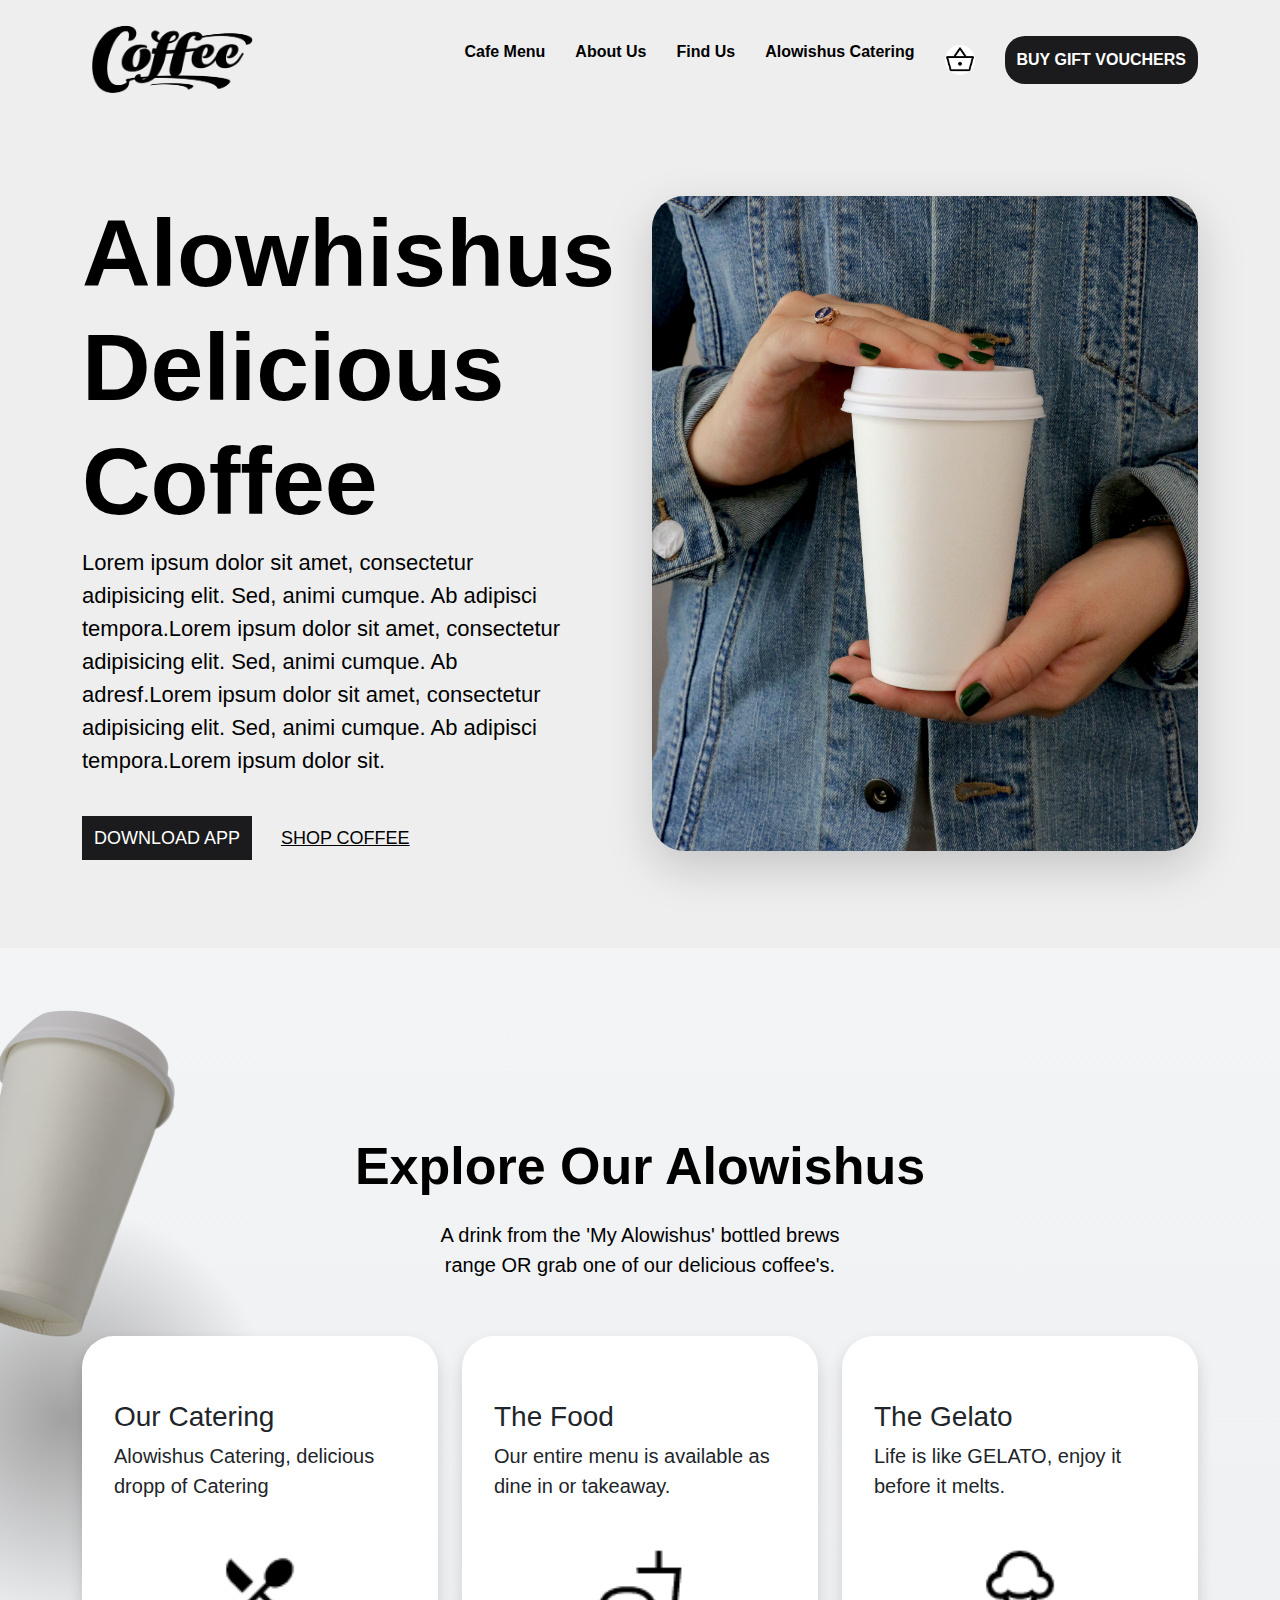
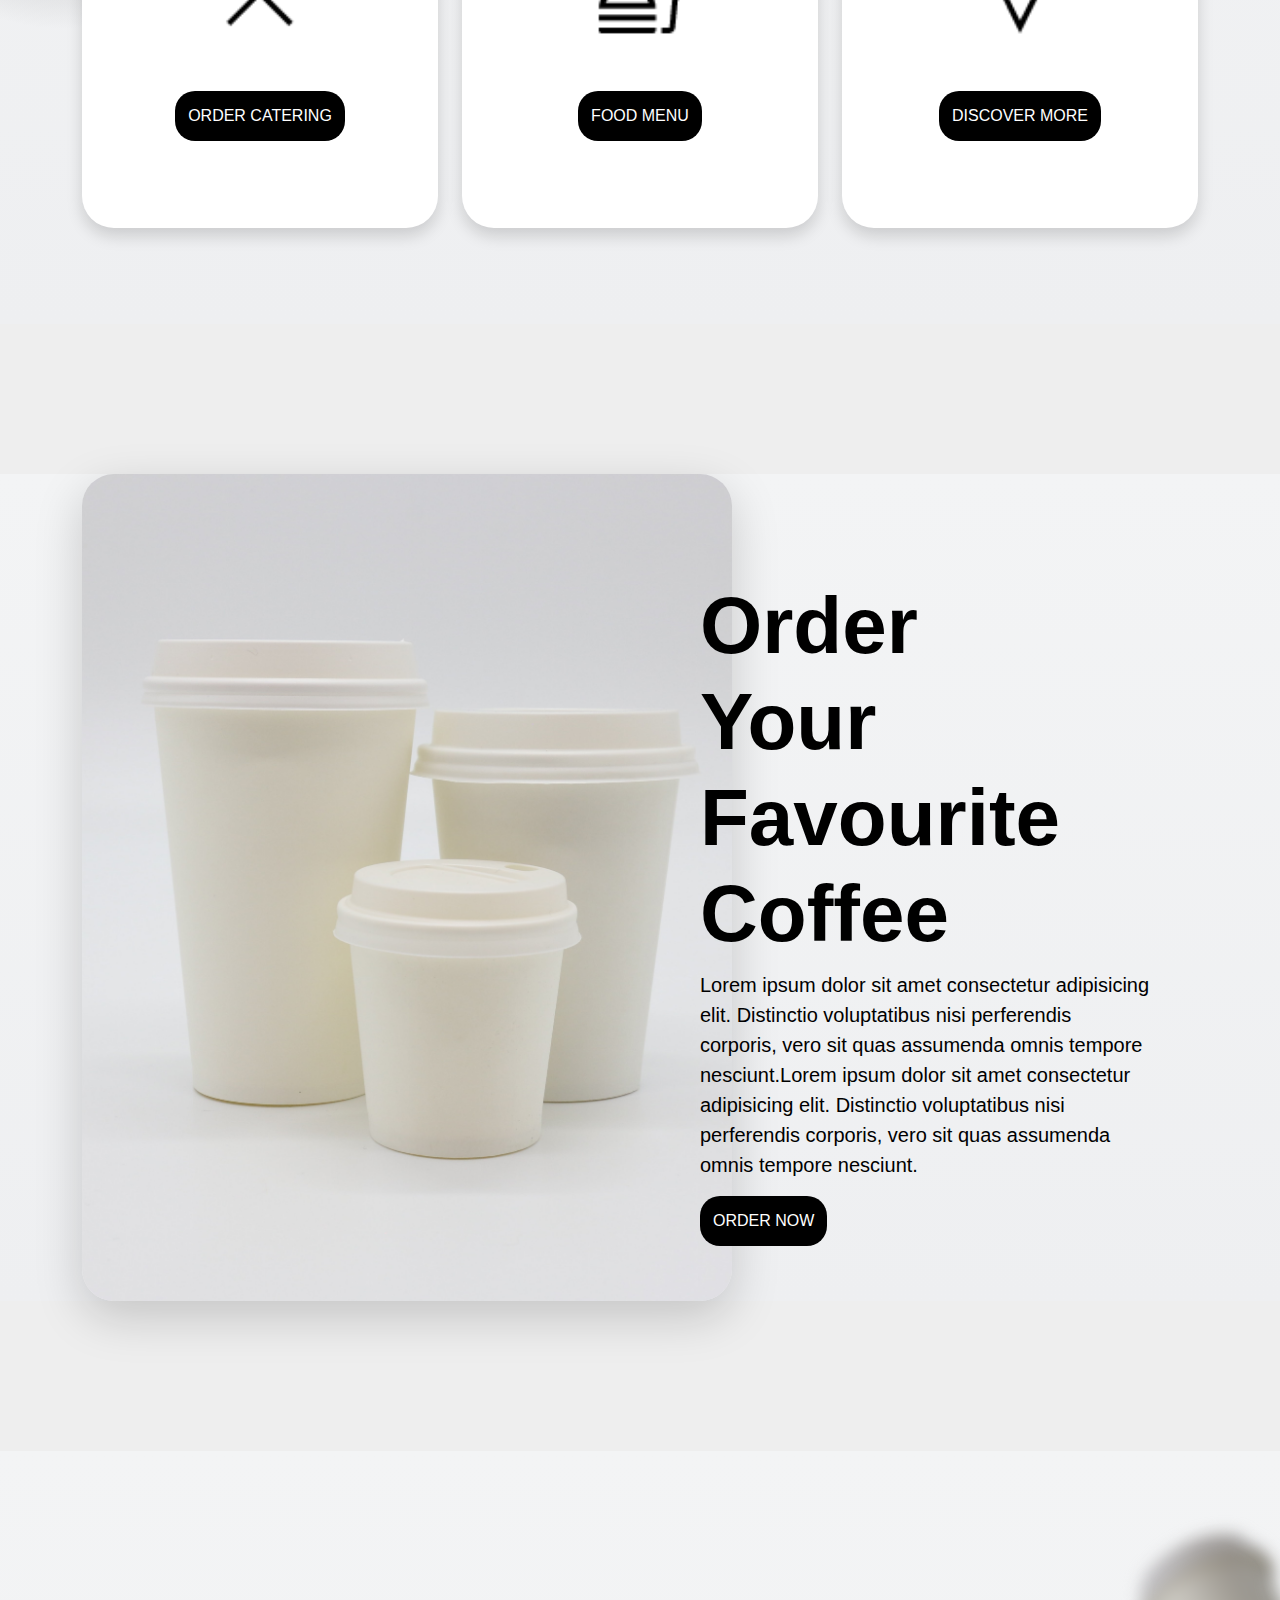
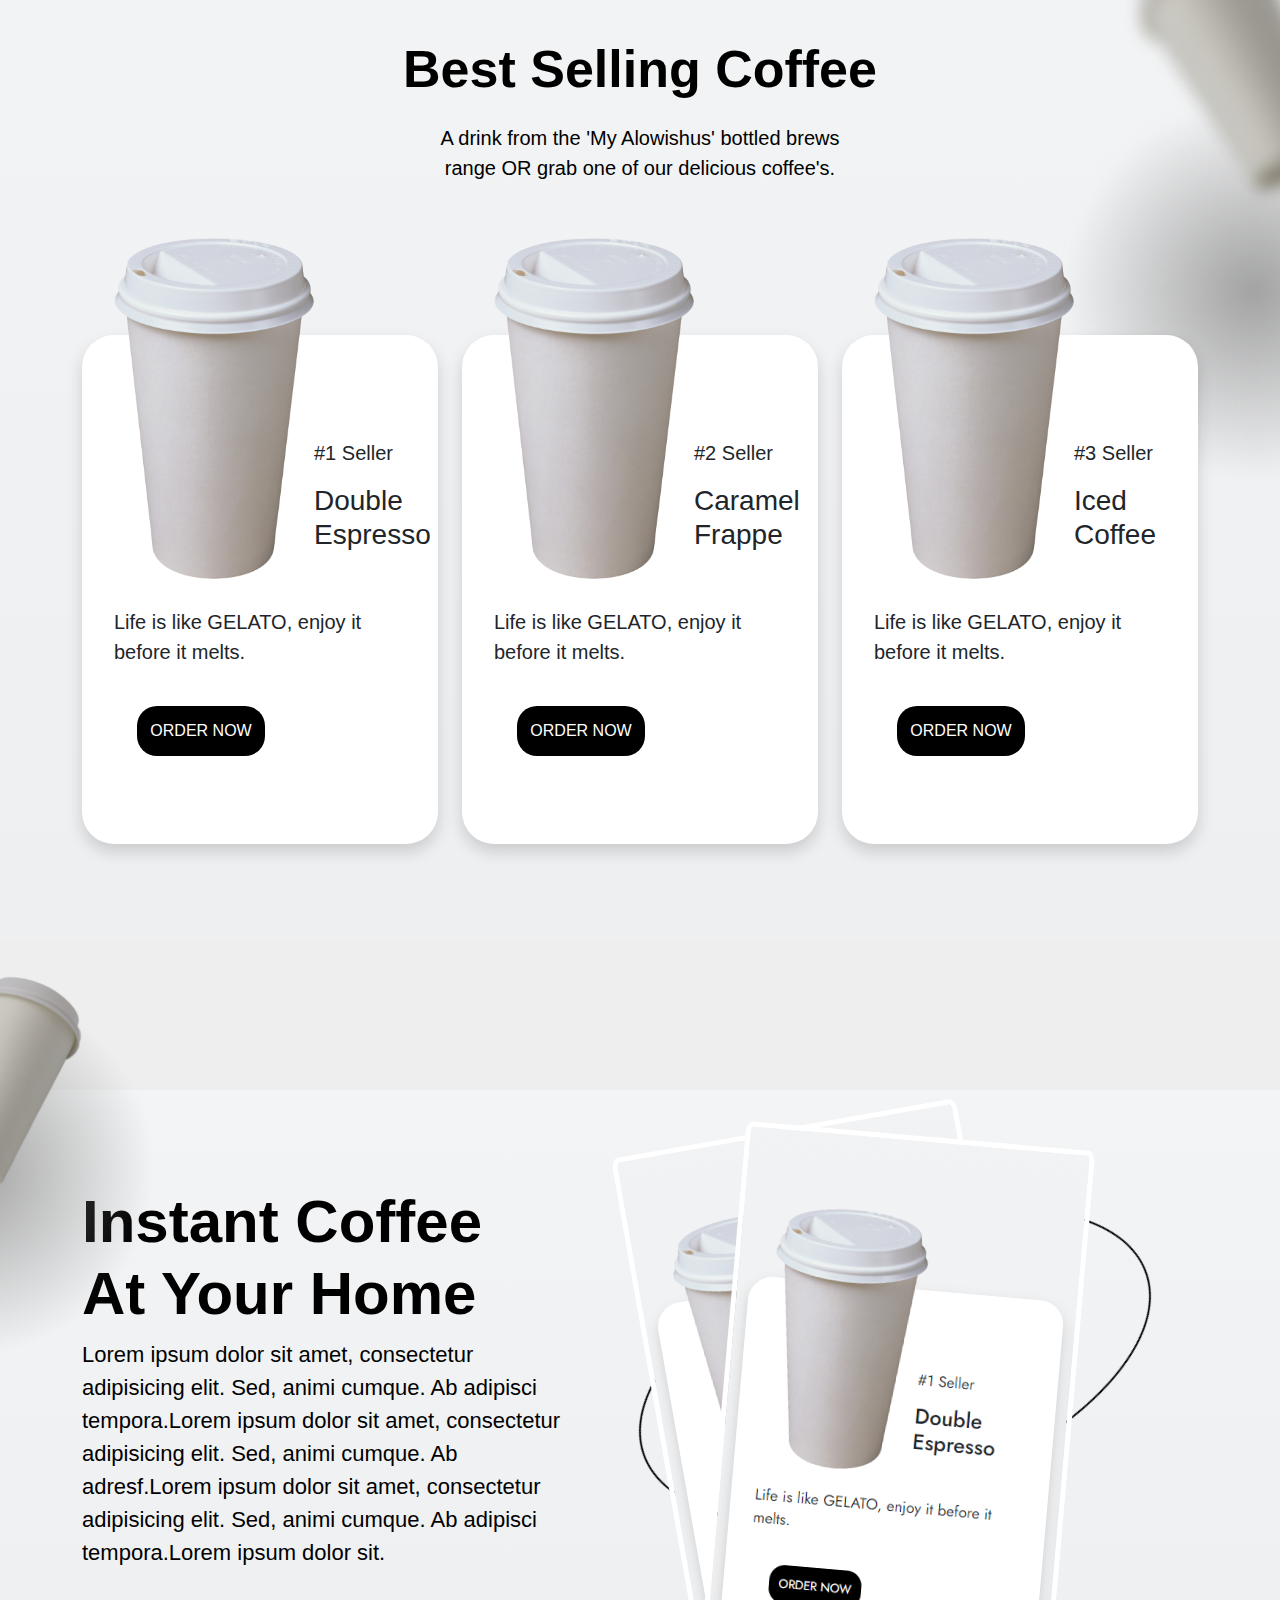
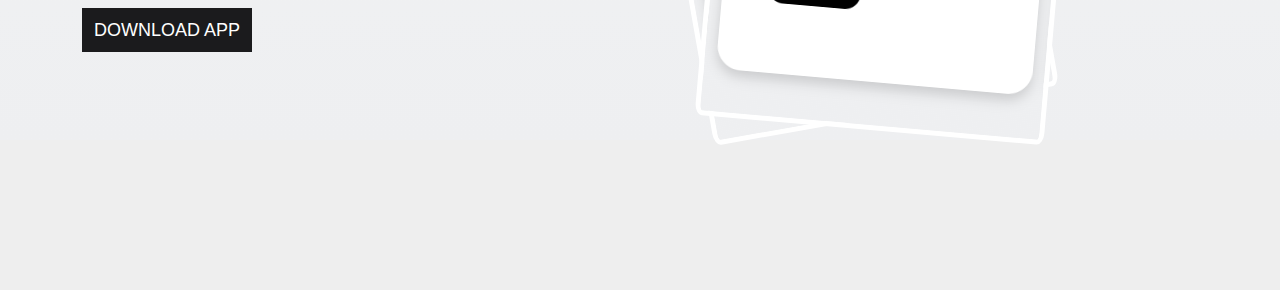
<file: kahve/index.html>
<!DOCTYPE html>
<html lang="en">
  <head>
    <meta charset="UTF-8" />
    <meta http-equiv="X-UA-Compatible" content="IE=edge" />
    <meta name="viewport" content="width=device-width, initial-scale=1.0" />
    <title>Coffee</title>
    <link
      rel="stylesheet"
      href="https://cdn.jsdelivr.net/npm/bootstrap@5.2.0/dist/css/bootstrap.min.css"
    />
    <link rel="stylesheet" href="style.css" />
  </head>
  <body >
    <!-- Header Start -->
    <header class="bg-primary-theme" >
      <div class="container">
      <nav>
        <div class="logo">
          <!-- <a href="#">LOGO</a> -->
          <img src="web_foto/logo.png" alt="" />
        </div>
        <div class="menu">
          <ul>
            <li><a href="#">Cafe Menu</a></li>
            <li><a href="#">About Us</a></li>
            <li><a href="#">Find Us</a></li>
            <li><a href="#">Alowishus Catering</a></li>
          </ul>

          <!-- <img src="web_foto/shopping_basket.png" alt="" resmi link yapmadan önce/> -->
          <a href="#" target="_blank">
            <img src="web_foto/shopping_basket.png" alt="Sepet" />
          </a>
          <a href="#" class="buy-gift-button">BUY GIFT VOUCHERS</a>
        </div>
      </nav>
    </div>
    </header>
    <!-- Header End -->
    <section class="bir bg-primary-theme py-5">
  
      <div class="container my-5">
     
      <div class="row">
        <div class="col-12 col-sm-6">
          <h1 class="h1-sec1">
            Alowhishus <br />
            Delicious <br />
            Coffee
          </h1>
          
          <p class="mb-5" style="color: black; margin-right: 10%; font-size: 22px">
            Lorem ipsum dolor sit amet, consectetur adipisicing elit. Sed, animi
            cumque. Ab adipisci tempora.Lorem ipsum dolor sit amet, consectetur
            adipisicing elit. Sed, animi cumque. Ab adresf.Lorem ipsum dolor sit
            amet, consectetur adipisicing elit. Sed, animi cumque. Ab adipisci
            tempora.Lorem ipsum dolor sit.
            
          </p>
          <a href="#" class="download-btn">DOWNLOAD APP</a>
          <a href="#" class="shop-btn">SHOP COFFEE</a>
        </div>
        <div class="col-12 col-sm-6">
          <div class="row">
            <div class="index-jpg col-12">
              <img  src="web_foto/kafi1.jpg" class="w-100 border-radius-2 shadow-lg" alt="" />
            </div>
          </div>
        </div>
      </div>
    </div>
    </section>
    <section class="iki bg-primary-theme-gradient py-5 position-relative">
      <img src="web_foto/oki.png" alt="" class="cup-background">
      <div class="cup-shadow"></div>
      <div class="container my-5">
        <div class="row text-center" >
          <div class="col-12" style="margin-top: 8%">
            <h2 style="font-size: 52px; font-weight: bold">
              Explore Our Alowishus
            </h2>
            <p
              style="
                font-size: 20px;
                width: 40%;
                word-wrap: break-word;
                margin-top: 2%;
                margin-left: 30%;
                margin-bottom: 5%;
              "
            >
              A drink from the 'My Alowishus' bottled brews range OR grab one of
              our delicious coffee's.
            </p>
          </div>
        </div>
        
        <div class="row">
          
            <div class="col-4">
              <div class="card border-radius-2 px-3 py-5 shadow">
                <div class="card-body ">
                  <h5 class="card-title">Our Catering</h5>
                  <p class="card-text">
                    Alowishus Catering, delicious dropp of Catering
                  </p>
                  <div class="d-flex justify-content-center">
                    <!-- bişeyleri ortalamak için -->
                    <img
                      src="web_foto/catering.png" alt="" class="card_pic_style"
                    />
                    <br />
                  </div>
                  <div class="d-flex justify-content-center">
                    <a href="#" class="btn btn-dark-theme">ORDER CATERING</a>
                  </div>
                </div>
              </div>
            </div>
            <div class="col-4">
              <div class="card border-radius-2 px-3 py-5 shadow">
                <div class="card-body">
                  <h5 class="card-title">The Food</h5>
                  <p class="card-text">
                    Our entire menu is available as dine in or takeaway.
                  </p>
                  <div class="d-flex justify-content-center">
                    <img
                      src="web_foto/food.png" alt="" class="card_pic_style"
                    />
                    <br />
                  </div>
                  <div class="d-flex justify-content-center">
                    <a href="#" class="btn btn-dark-theme">FOOD MENU</a>
                  </div>
                </div>
              </div>
            </div>
            <div class="col-4">
              <div class="card border-radius-2 px-3 py-5 shadow">
                <div class="card-body">
                  <h5 class="card-title">The Gelato</h5>
                  <p class="card-text">
                    Life is like GELATO, enjoy it before it melts.
                  </p>
                  <div class="d-flex justify-content-center">
                    <img
                      src="web_foto/gelato.png" alt="" class="card_pic_style"
                    />
                    <br />
                  </div>
                  <div class="d-flex justify-content-center">
                    <a href="#" class="btn btn-dark-theme">DISCOVER MORE</a>
                  </div>
                </div>
              </div>
            </div>
          </div>
      </div>
    </div>
    </section>
  
    <section class="uc bg-primary-theme-gradient ">
      <div class="container ">
        <div class="row" >
          <div class="col-6">
            <img src="web_foto/kafi12.jpg"  alt="" class="border-radius-2 shadow-lg" style="width: 650px;"> 
          </div>

          <div class="col-6">
              <div class="px-5 padding-top19" >
            <h1 class="h1_duzeltme">Order Your Favourite Coffee</h1>
            
            <p class="card-text">Lorem ipsum dolor sit amet consectetur adipisicing elit. Distinctio voluptatibus nisi perferendis corporis, vero sit quas assumenda omnis tempore nesciunt.Lorem ipsum dolor sit amet consectetur adipisicing elit. Distinctio voluptatibus nisi perferendis corporis, vero sit quas assumenda omnis tempore nesciunt.</p>
            <a href="#" class="btn btn-dark-theme margin-non">ORDER NOW</a>
          
          </div>

        </div>
        </div>
        </div>
      </div>
    </section>
  </body>
</html>


</section>
<section class="dort bg-primary-theme-gradient py-5 position-relative">
    <img src="web_foto/oki.png" alt="" class="cup-background-sec4">
    <div class="cup-shadow-sec4"></div>
  <div class="container my-5">
    <div class="row text-center" >
      <div class="col-12" style="margin-top: 8%">
        <h2 style="font-size: 52px; font-weight: bold">
          Best Selling Coffee
        </h2>
        <p
          style="
            font-size: 20px;
            width: 40%;
            word-wrap: break-word;
            margin-top: 2%;
            margin-left: 30%;
            margin-bottom: 5%;
          "
        >
          A drink from the 'My Alowishus' bottled brews range OR grab one of
          our delicious coffee's.
        </p>
      </div>
    </div>
    
    <div class="row mt-5 pt-5">
      
      <div class="col-4">
        <div class="card border-radius-2 px-3 py-5 shadow ">
          <div class="card-body">
            <div class="card-title d-flex align-items-center overflow-card-design">
              <img src="web_foto/cup.png" alt="" class="card_pic_style">
              <div class="ustuste">
              <p class="card-text">#1 Seller</p>
              <h3>Double Espresso</h3>
            </div>
            </div>
            <p class="card-text">
              Life is like GELATO, enjoy it before it melts.
            </p>
            <a href="#" class="btn btn-dark-theme">ORDER NOW</a>
          </div>
        </div>
      </div>
        <div class="col-4">
          <div class="card border-radius-2 px-3 py-5 shadow ">
            <div class="card-body">
              <div class="card-title d-flex align-items-center overflow-card-design">
                <img src="web_foto/cup.png" alt="" class="card_pic_style">
                <div class="ustuste">
                <p class="card-text">#2 Seller</p>
                <h3>Caramel Frappe</h3>
              </div>
              </div>
              <p class="card-text">
                Life is like GELATO, enjoy it before it melts.
              </p>
              <a href="#" class="btn btn-dark-theme">ORDER NOW</a>
            </div>
          </div>
        </div>
        <div class="col-4">
          <div class="card border-radius-2 px-3 py-5 shadow ">
            <div class="card-body">
              <div class="card-title d-flex align-items-center overflow-card-design">
                <img src="web_foto/cup.png" alt="" class="card_pic_style">
                <div class="ustuste">
                <p class="card-text">#3 Seller</p>
                <h3>Iced <br> Coffee</h3>
              </div>
              </div>
              <p class="card-text">
                Life is like GELATO, enjoy it before it melts.
              </p>
              <a href="#" class="btn btn-dark-theme">ORDER NOW</a>
            </div>
          </div>
        </div>
      </div>
  </div>
</div>
</section>


<section class="bes py-5 uc position-relative bg-primary-theme-gradient">
  <img src="web_foto/oki.png" alt="" class="cup-background-sec5">
  <div class="cup-shadow-sec5"></div>
  <div class="container my-5">
     
    <div class="row">
      <div class="col-12 col-sm-6">
        <h1 class="h1-sec5">
          Instant Coffee <br />
          At Your Home <br />
          
        </h1>
        
        <p class="mb-5" style="color: black; margin-right: 10%; font-size: 22px">
          Lorem ipsum dolor sit amet, consectetur adipisicing elit. Sed, animi
          cumque. Ab adipisci tempora.Lorem ipsum dolor sit amet, consectetur
          adipisicing elit. Sed, animi cumque. Ab adresf.Lorem ipsum dolor sit
          amet, consectetur adipisicing elit. Sed, animi cumque. Ab adipisci
          tempora.Lorem ipsum dolor sit.
          
        </p>
        <a href="#" class="download-btn">DOWNLOAD APP</a>
      </div>
      <div class="col-12 col-sm-6 position-relative">
        <div class="row">
          <div class="index-jpg col-12">
            <div class="pics ">
            <img src="web_foto/halka.png" alt="" class="halka"/>
            <img src="web_foto/ss.PNG" alt="" class="ss">
            <img src="web_foto/ss2.PNG" alt="" class="ss2">
          </div>
        </div>
        </div>
      </div>
    </div>
  </div>
</section>
</file>
<file: kahve/style.css>
@import url("https://fonts.googleapis.com/css2?family=Jost:ital,wght@0,100;0,200;0,300;0,400;0,500;0,600;0,700;0,800;0,900;1,100;1,200;1,300;1,400;1,500;1,600;1,700;1,800;1,900&display=swap");
body {
  font-family: "Jost", sans-serif;
}
/* header start */
header {
  height: 100px;
  font-weight: bold;
}

header nav {
  display: flex;
  justify-content: space-between;
  align-items: center;
  height: 100%;
}

header nav .logo a {
  color: black;
  text-decoration: none;
  font-weight: 500;
  font-size: 20px;
}

nav ul {
  list-style: none; /* listedeki her madde için kullanılan belirteçleri kaldırır.*/
  display: flex; /* listedeki tüm elemanlar yan yana gelir*/
  column-gap: 30px; /* aralarını açmak için kullanılır.*/
  text-decoration: none;
}

nav a {
  text-decoration: none;
  color: black;
  font-size: 16px;
}

nav .menu {
  text-decoration: none;
  display: flex;
  column-gap: 30px;
  align-items: center;
}

nav ul li a:hover {
  /* üstüne geldiğinde text renginin ve değişme hızının düzenlenmesi*/
  color: #838488;
  transition: color 0.25s ease;
}

nav .menu img {
  width: 30px;
  /* padding: 12px 12px; */
  background-color: white;
  border-radius: 50%;
}

nav img:hover {
  background-color: #838488;
  transition: background-color 0.25s ease;
}

nav .logo img {
  width: 180px;
}

nav .menu .buy-gift-button {
  background-color: #1b1b1d;
  color: white;
  padding: 12px;
  border-radius: 20px;
}

nav .menu .buy-gift-button:hover {
  background-color: #838488;
  transition: background-color 0.25s ease;
}
/* header end */

/* row start */

.h1-sec1 {
  font-size: 95px;
  padding-right: 20px;
  font-weight: bold;
}

.row .download-btn {
  background-color: #1b1b1d;
  color: white;
  padding: 12px 12px;
  /* border-radius: 20px 20px 20px 20px; */
  text-decoration: none;
  font-size: 18px;
}

.row .download-btn:hover {
  background-color: #838488;
  transition: background-color 0.25s ease;
}

.row .shop-btn {
  padding-left: 25px;
  color: black;
  font-size: 18px;
}

.row .shop-btn:hover {
  color: #838488;
  transition: background-color 0.25s ease;
}
/* row end */
@media (max-width: 768px) {
  .buy-gift-button {
    background-color: blue !important;
  }
}

.card {
  border: none;
}

.card-title {
  font-size: 28px;
}

.card-text {
  font-size: 20px;
}

.btn-dark-theme {
  background-color: black;
  color: white;
  padding: 12px;
  border-radius: 20px;
  text-decoration: none;
  margin: 8%;
}
d-flex align-items-center .bg-primary-theme {
  background-color: #eeeff1;
}

.bg-primary-theme-gradient {
  background: linear-gradient(#f3f4f5, #eeeff1);
}

.border-radius-1 {
  border-radius: 1rem;
}

.border-radius-2 {
  border-radius: 2rem;
}

.border-radius-3 {
  border-radius: 3rem;
}

.cup-background {
  position: absolute;
  top: 10%;
  left: -8%;
  width: 25%;
  transform: rotate(-45deg);
  z-index: 1;
}

.cup-shadow {
  position: absolute;
  background: rgb(134, 134, 134);
  background: radial-gradient(
    circle,
    rgba(134, 134, 134, 0.75) 0%,
    rgba(255, 255, 255, 0) 50%
  );
  top: 20%;
  left: -20%;
  width: 50%;
  height: 550px;
}

.card_pic_style {
  margin: 30px;
  width: 90px;
}

.padding-top19 {
  padding-top: 19%;
}

.h1_duzeltme {
  width: 10%;
  font-size: 80px;
  padding-right: 30px;
  font-weight: bold;
}

.margin-non {
  margin: 0%;
}

section.dort {
  overflow: hidden;
}
.cup-background-sec4 {
  position: absolute;
  top: 10%;
  right: -7%;
  width: 20%;
  transform: rotate(270deg);
  z-index: 1;
  filter: blur(8px);
}
.overflow-card-design img {
  margin: 0 !important;
  width: 200px;
  transform: translateY(-90px);
}
.uc {
  margin: 150px 0;
}
.overflow-card-design {
  height: 200px;
}
.cup-shadow-sec4 {
  position: absolute;
  background: rgb(134, 134, 134);
  background: radial-gradient(
    circle,
    rgba(134, 134, 134, 0.75) 0%,
    rgba(255, 255, 255, 0) 50%
  );
  top: 15%;
  right: -18%;
  width: 40%;
  height: 550px;
  filter: blur(8px);
}

.h1-sec5 {
  font-size: 60px;
  font-weight: bold;
}

.halka {
  width: 85%;
  transform: rotate(-50deg);
  position: absolute;
}

.ss {
  width: 350px;
  transform: rotate(5deg);
  top: -11% !important;
  right: 140px;
  z-index: 2;
  position: absolute;
  border: 5px solid rgb(255, 255, 255);
  border-radius: 2%;
}

.ss2 {
  width: 350px;
  transform: rotate(-10deg);
  right: 200px;
  z-index: 1;
  position: absolute;
  top: -62px;
  border: 5px solid rgb(255, 255, 255);
  border-radius: 2%;
}

.cup-background-sec5 {
  position: absolute;
  top: -14%;
  left: -8%;
  width: 16%;
  transform: rotate(-38deg);
  z-index: 1;
}

.cup-shadow-sec5 {
  position: absolute;
  background: rgb(134, 134, 134);
  background: radial-gradient(
    circle,
    rgba(134, 134, 134, 0.75) 0%,
    rgba(255, 255, 255, 0) 50%
  );
  top: -30%;
  left: -22%;
  width: 39%;
  height: 550px;
}

/* Slider için  */

html body {
  position: relative;
  height: 100%;
}

body {
  background: #eee;
  font-family: Helvetica Neue, Helvetica, Arial, sans-serif;
  font-size: 14px;
  color: #000;
  margin: 0;
  padding: 0;
}

.swiper {
  width: 140%;
}

.swiper-slide {
  text-align: left;
  background: #fff;
  border-radius: 20px;

  /* Center slide text vertically */
  display: -webkit-box;
  display: -ms-flexbox;
  display: -webkit-flex;
  display: flex;
  -webkit-box-pack: center;
  -ms-flex-pack: center;
  -webkit-justify-content: center;
  justify-content: center;
  -webkit-box-align: center;
  -ms-flex-align: center;
  -webkit-align-items: center;
  align-items: center;
}

.swiper-slide img {
  display: block;
  width: 100%;
  height: 100%;
  object-fit: cover;
  border-radius: 20px;
}

.slider-left {
  /* position: absolute !important;
  left: -20px; */
  transform: translateX(-112px);
}

/* Slider için  */
.slider-baslik {
  padding-left: 200px;
}

.h5-slider {
  font-size: 17px;
  font-weight: bold;
}

.h1-sec6 {
  font-size: 56px;
  font-weight: bold;
  text-align: left;
}

.logo-size-sec7 {
  width: 230px;
}

.text-contact {
  font-size: 17px;
  color: #64646a;
  padding-left: 9px;
  padding-top: 12px;
}

.text-color {
  color: #64646a;
}

.find-my-alow-text {
  color: black;
  font-size: 15px !important;
  text-decoration: none;
  white-space: nowrap;
}

.find-my-alow-text:hover {
  color: #838488;
  transition: background-color 0.25s ease;
}

.cup-background-sec6 {
  position: absolute;
  top: 69%;
  right: -10%;
  width: 26%;
  transform: rotate(297deg);
  z-index: 1;
}

.h5-text {
  font-size: 36px;
  font-weight: bold;
}

.stars {
  width: 40%;
}

.ok {
  width: 25px;
}
</file>
